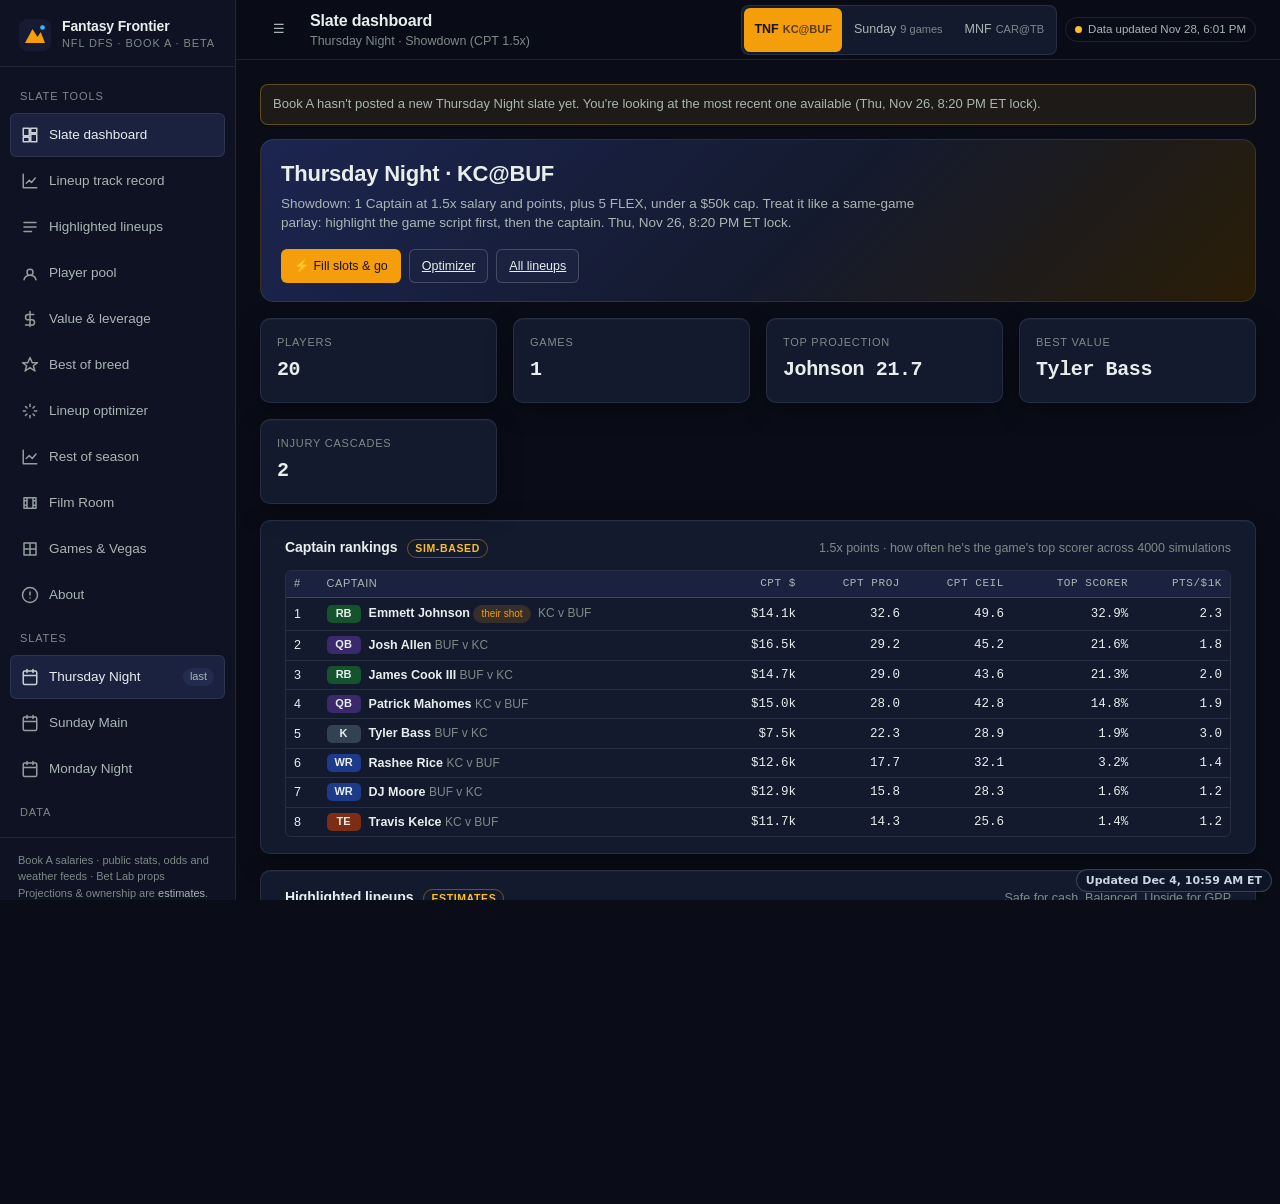
<file: index.html>
<!doctype html>
<html lang="en"><head><meta charset="utf-8"><script src="https://sportslabshq.com/sl/ds.js?v=1"></script><meta name="viewport" content="width=device-width,initial-scale=1,viewport-fit=cover">
<title>Fantasy Frontier · NFL DFS Lab — Sports Labs</title>
<meta name="description" content="Fantasy Frontier: NFL daily fantasy (salary-based) projections, value plays, leverage and a lineup optimizer for Thursday, Sunday and Monday slates.">
<meta name="theme-color" content="#0b1020">
<link rel="icon" href="data:image/svg+xml,%3Csvg xmlns='http://www.w3.org/2000/svg' viewBox='0 0 34 34'%3E%3Crect x='1' y='1' width='32' height='32' rx='8' fill='%23161b33'/%3E%3Cpath d='M8 25l7-14 5 8 3-5 4 11z' fill='%23f59e0b'/%3E%3C/svg%3E">
<link rel="stylesheet" href="style.css"><link rel="stylesheet" href="frontier.css?v=20261024viz">
<script src="https://sportslabshq.com/sl/sl.js?v=12" defer></script>
<script src="/sl-neutral.js?v=2" defer></script></head><body><div class="app" id="app"></div><div class="scrim" id="scrim"></div>
<script src="assets/solver.js"></script><script src="app.js?v=20261115et"></script><div class="sl-credit" style="clear:both;text-align:center;font-size:12px;opacity:.6;padding:18px 12px 22px;line-height:1.5">Fantasy Frontier · A <a href="https://sportslabshq.com/" style="color:inherit;text-decoration:underline">Sports Labs</a> Product · © 2026 Sports Labs · <a href="#" data-lead="contact" style="color:inherit;text-decoration:underline">Contact</a> · <a href="#" data-lead="support" style="color:inherit;text-decoration:underline">Support</a></div>
<script src="https://sportslabshq.com/js/leads-config.js"></script><script src="https://sportslabshq.com/js/leads.js" data-product="Fantasy Frontier" data-float="1"></script><script>/*last-updated*/(async()=>{let t=null;for(const u of["data/meta.json",location.pathname]){try{const r=await fetch(u+"?lu="+Date.now(),{method:"HEAD",cache:"no-store"});if(r.ok&&r.headers.get("last-modified")){t=new Date(r.headers.get("last-modified"));break}}catch(e){}}if(!t)return;const d=document.createElement("div");d.textContent="Updated "+t.toLocaleString("en-US",{timeZone:"America/New_York",month:"short",day:"numeric",hour:"numeric",minute:"2-digit"})+" ET";d.style.cssText="position:fixed;right:8px;bottom:8px;z-index:50;background:rgba(15,23,42,.85);color:#cbd5e1;font:600 11px system-ui;padding:4px 9px;border-radius:99px;border:1px solid rgba(148,163,184,.3);pointer-events:none";document.body.appendChild(d)})();</script><script src="https://sportslabshq.com/sl/sl-sports.js?v=2" data-auto defer></script></body></html>
</file>
<file: style.css>
:root {
  --bg: #0a1314; --bg-2: #0f1c1d; --surface: #132424; --surface-2: #183030; --surface-3: #1f3b3a;
  --border: rgba(165, 172, 175, 0.14); --border-strong: rgba(165, 172, 175, 0.3);
  --text: #e7eeec; --text-2: #aab6b3; --text-3: #7d8a87;
  --brand: #004c54; --brand-2: #0a6d78; --accent: #2cc1b0; --accent-ink: #052321;
  --pos: #5ed26a; --neg: #ff6b6b; --warn: #f5b942; --silver: #a5acaf;
  --radius: 10px; --radius-sm: 6px; --shadow: 0 1px 0 rgba(255,255,255,0.03) inset, 0 8px 24px rgba(0,0,0,0.35);
  --font: 'IBM Plex Sans', -apple-system, BlinkMacSystemFont, 'Segoe UI', Roboto, Helvetica, Arial, sans-serif;
  --mono: 'IBM Plex Mono', ui-monospace, SFMono-Regular, Menlo, Consolas, monospace;
  --sidebar-w: 236px; --header-h: 60px;
  --t-xs: 11px; --t-sm: 12.5px; --t-base: 14px; --t-md: 16px; --t-lg: 20px; --t-xl: 28px; --t-2xl: 36px;
  --s-1: 4px; --s-2: 8px; --s-3: 12px; --s-4: 16px; --s-5: 24px; --s-6: 32px; --s-7: 48px;
  color-scheme: dark;
}
* { box-sizing: border-box; }
html, body { height: 100%; margin: 0; max-width: 100vw; overflow-x: hidden; }
body { background: var(--bg); color: var(--text); font-family: var(--font); font-size: var(--t-base); line-height: 1.45; -webkit-font-smoothing: antialiased; overflow: hidden; }
button, input, select, textarea { font: inherit; color: inherit; }
button { cursor: pointer; }
a { color: var(--accent); }
.num, td.num, .kpi-value, .stat-value, .mono { font-family: var(--mono); font-variant-numeric: tabular-nums lining-nums; }
.sr-only { position: absolute; width: 1px; height: 1px; padding: 0; margin: -1px; overflow: hidden; clip: rect(0,0,0,0); white-space: nowrap; border: 0; }
:focus-visible { outline: 2px solid var(--accent); outline-offset: 2px; }

/* Layout */
.app { display: grid; grid-template-columns: var(--sidebar-w) 1fr; grid-template-rows: var(--header-h) 1fr; height: 100dvh; }
.sidebar { grid-row: 1 / -1; background: var(--bg-2); border-right: 1px solid var(--border); display: flex; flex-direction: column; overflow-y: auto; overscroll-behavior: contain; }
.header { grid-column: 2; position: sticky; top: 0; z-index: 10; display: flex; align-items: center; gap: var(--s-3); padding: 0 var(--s-5); background: rgba(10,19,20,0.85); backdrop-filter: blur(8px); border-bottom: 1px solid var(--border); }
.main { grid-column: 2; overflow-y: auto; overflow-x: hidden; overscroll-behavior: contain; padding: var(--s-5); scroll-behavior: smooth; min-width: 0; }
.main:focus { outline: none; }

.brand { display: flex; align-items: center; gap: 10px; padding: 18px 18px 14px; border-bottom: 1px solid var(--border); }
.brand svg { flex: none; }
.brand-name { font-weight: 600; font-size: var(--t-base); letter-spacing: -0.01em; line-height: 1.15; }
.brand-sub { font-size: var(--t-xs); color: var(--text-3); text-transform: uppercase; letter-spacing: 0.08em; margin-top: 2px; }
.nav { padding: 10px; display: flex; flex-direction: column; gap: 2px; }
.nav-label { font-size: var(--t-xs); color: var(--text-3); text-transform: uppercase; letter-spacing: 0.08em; padding: 12px 10px 6px; }
.nav-btn { display: flex; align-items: center; gap: 10px; width: 100%; text-align: left; padding: 9px 10px; border-radius: var(--radius-sm); border: 1px solid transparent; background: transparent; color: var(--text-2); font-size: 13.5px; transition: background .15s, color .15s; }
.nav-btn:hover { background: var(--surface); color: var(--text); }
.nav-btn[aria-current="page"] { background: var(--surface-2); color: var(--text); border-color: var(--border); }
.nav-btn .ico { width: 18px; height: 18px; flex: none; opacity: .85; }
.nav-btn .badge { margin-left: auto; font-size: var(--t-xs); background: var(--surface-3); color: var(--text-2); border-radius: 999px; padding: 1px 7px; }
.nav-btn .badge.bad { background: rgba(255,107,107,.18); color: var(--neg); }
.nav-btn .badge.ok { background: rgba(94,210,106,.15); color: var(--pos); }
.sidebar-foot { margin-top: auto; padding: 14px 18px; border-top: 1px solid var(--border); font-size: var(--t-xs); color: var(--text-3); line-height: 1.5; }
.sidebar-foot b { color: var(--text-2); font-weight: 500; }

.header > div { min-width: 0; }
.header h1 { font-size: var(--t-md); font-weight: 600; margin: 0; letter-spacing: -0.01em; white-space: nowrap; overflow: hidden; text-overflow: ellipsis; }
.scenario-select { display: none; }
.header .crumb { color: var(--text-3); font-size: var(--t-sm); }
.header-actions { margin-left: auto; display: flex; align-items: center; gap: 8px; }
.menu-btn { display: none; }
.save-state { font-size: var(--t-xs); color: var(--text-3); display: flex; align-items: center; gap: 6px; white-space: nowrap; }
.save-state .dot { width: 7px; height: 7px; border-radius: 50%; background: var(--pos); }
.save-state.dirty .dot { background: var(--warn); }
.save-state.error .dot { background: var(--neg); }

/* Scenario switcher */
.seg { display: inline-flex; background: var(--surface); border: 1px solid var(--border); border-radius: var(--radius-sm); padding: 2px; }
.seg button { padding: 5px 11px; font-size: var(--t-sm); border: 0; background: transparent; color: var(--text-2); border-radius: 4px; }
.seg button[aria-pressed="true"] { background: var(--brand-2); color: #fff; }
.seg button:hover:not([aria-pressed="true"]) { color: var(--text); }

/* Buttons */
.btn { display: inline-flex; align-items: center; gap: 6px; padding: 7px 12px; border-radius: var(--radius-sm); border: 1px solid var(--border-strong); background: var(--surface-2); color: var(--text); font-size: var(--t-sm); font-weight: 500; transition: background .15s, border-color .15s; white-space: nowrap; }
.btn:hover { background: var(--surface-3); }
.btn.primary { background: var(--accent); color: var(--accent-ink); border-color: transparent; }
.btn.primary:hover { filter: brightness(1.08); }
.btn.danger { color: var(--neg); border-color: rgba(255,107,107,.35); }
.btn.danger:hover { background: rgba(255,107,107,.1); }
.btn.sm { padding: 4px 9px; font-size: var(--t-xs); }
.btn.ghost { background: transparent; border-color: transparent; color: var(--text-2); }
.btn.ghost:hover { background: var(--surface); color: var(--text); }
.btn:disabled { opacity: .5; cursor: not-allowed; }

/* Cards */
.grid { display: grid; gap: var(--s-4); }
.grid.kpis { grid-template-columns: repeat(auto-fit, minmax(min(190px, 100%), 1fr)); }
.grid > * { min-width: 0; }
.stats.two { grid-template-columns: repeat(2, minmax(0, 1fr)); }
.grid.two { grid-template-columns: 1fr 1fr; }
.grid.three { grid-template-columns: repeat(3, 1fr); }
.grid.sidebar-right { grid-template-columns: minmax(0, 1.6fr) minmax(300px, 1fr); }
.card { background: var(--surface); border: 1px solid var(--border); border-radius: var(--radius); padding: var(--s-4) var(--s-5); box-shadow: var(--shadow); min-width: 0; }
.card.tight { padding: var(--s-3) var(--s-4); }
.card-head { display: flex; align-items: baseline; justify-content: space-between; gap: var(--s-3); margin-bottom: var(--s-3); flex-wrap: wrap; }
.card-head h2 { font-size: var(--t-base); font-weight: 600; margin: 0; letter-spacing: -0.005em; }
.card-head .sub { color: var(--text-3); font-size: var(--t-sm); }
.section-title { font-size: var(--t-lg); font-weight: 600; margin: 0 0 4px; letter-spacing: -0.015em; }
.section-sub { color: var(--text-2); font-size: var(--t-sm); margin: 0 0 var(--s-5); max-width: 70ch; }
.stack { display: flex; flex-direction: column; gap: var(--s-4); }

.kpi { padding: var(--s-4); }
.kpi-label { font-size: var(--t-xs); color: var(--text-3); text-transform: uppercase; letter-spacing: 0.07em; }
.kpi-value { font-size: var(--t-xl); font-weight: 600; margin: 4px 0 2px; letter-spacing: -0.02em; transition: color .3s; }
.kpi-value.pos { color: var(--pos); } .kpi-value.neg { color: var(--neg); } .kpi-value.warn { color: var(--warn); }
.kpi-delta { font-size: var(--t-sm); color: var(--text-2); display: flex; gap: 6px; align-items: center; flex-wrap: wrap; }
.kpi-delta .arrow { font-weight: 600; }
.kpi-delta.pos .arrow { color: var(--pos); } .kpi-delta.neg .arrow { color: var(--neg); }

/* Alerts */
.alerts { display: flex; flex-direction: column; gap: 8px; }
.alert { display: grid; grid-template-columns: 10px 1fr; gap: 10px; padding: 10px 12px; border-radius: var(--radius-sm); border: 1px solid var(--border); background: var(--bg-2); font-size: var(--t-sm); align-items: start; }
.alert .bar { width: 4px; height: 100%; min-height: 28px; border-radius: 2px; margin-top: 2px; }
.alert.critical .bar { background: var(--neg); } .alert.warn .bar { background: var(--warn); } .alert.ok .bar { background: var(--pos); }
.alert b { font-weight: 600; display: block; margin-bottom: 1px; }
.alert span { color: var(--text-2); }

/* Tables */
.table-wrap { overflow-x: auto; border: 1px solid var(--border); border-radius: var(--radius-sm); -webkit-overflow-scrolling: touch; }
table { width: 100%; border-collapse: collapse; font-size: var(--t-sm); }
thead th { position: sticky; top: 0; z-index: 1; background: var(--surface-2); color: var(--text-2); font-weight: 500; text-align: left; padding: 9px 10px; border-bottom: 1px solid var(--border-strong); white-space: nowrap; font-size: var(--t-xs); text-transform: uppercase; letter-spacing: .05em; }
thead th.num, td.num { text-align: right; }
thead th[data-sort] { cursor: pointer; user-select: none; }
thead th[data-sort]:hover { color: var(--text); }
thead th .sort-ind { opacity: .6; margin-left: 3px; }
tbody td { padding: 8px 10px; border-bottom: 1px solid var(--border); vertical-align: middle; }
tbody tr:last-child td { border-bottom: 0; }
tbody tr:hover td { background: rgba(255,255,255,0.025); }
tbody tr.selected td { background: rgba(44,193,176,0.08); }
tfoot td { padding: 9px 10px; font-weight: 600; background: var(--surface-2); border-top: 1px solid var(--border-strong); }
td.pos { color: var(--pos); } td.neg { color: var(--neg); } td.muted { color: var(--text-3); }
.tag { display: inline-block; padding: 1px 7px; border-radius: 999px; font-size: var(--t-xs); background: var(--surface-3); color: var(--text-2); border: 1px solid var(--border); white-space: nowrap; }
.tag.v { color: var(--pos); border-color: rgba(94,210,106,.3); } .tag.d { color: var(--warn); border-color: rgba(245,185,66,.3); } .tag.e { color: var(--silver); }
.tag.hi { color: var(--pos); } .tag.med { color: var(--warn); } .tag.low { color: var(--text-3); }
.tag.crit { color: var(--neg); border-color: rgba(255,107,107,.3); }
.sticky-col th:first-child, .sticky-col td:first-child { position: sticky; left: 0; background: var(--surface); z-index: 2; }
.sticky-col thead th:first-child { z-index: 3; background: var(--surface-2); }

/* Controls */
.control { display: grid; grid-template-columns: 1fr auto; gap: 4px 12px; align-items: center; padding: 10px 0; border-bottom: 1px solid var(--border); }
.control:last-child { border-bottom: 0; }
.control label { font-size: var(--t-sm); color: var(--text); }
.control .hint { grid-column: 1; font-size: var(--t-xs); color: var(--text-3); }
.control .val { font-family: var(--mono); font-size: var(--t-sm); color: var(--accent); text-align: right; min-width: 72px; }
.control input[type=range] { grid-column: 1 / -1; width: 100%; }
input[type=range] { -webkit-appearance: none; appearance: none; height: 22px; background: transparent; margin: 0; }
input[type=range]::-webkit-slider-runnable-track { height: 4px; background: var(--surface-3); border-radius: 2px; }
input[type=range]::-moz-range-track { height: 4px; background: var(--surface-3); border-radius: 2px; }
input[type=range]::-webkit-slider-thumb { -webkit-appearance: none; width: 18px; height: 18px; margin-top: -7px; border-radius: 50%; background: var(--accent); border: 2px solid var(--bg); box-shadow: 0 0 0 1px var(--accent); }
input[type=range]::-moz-range-thumb { width: 16px; height: 16px; border-radius: 50%; background: var(--accent); border: 2px solid var(--bg); }
input[type=range]:disabled::-webkit-slider-thumb { background: var(--text-3); box-shadow: none; }
select, input[type=text], input[type=number], textarea { background: var(--bg-2); border: 1px solid var(--border-strong); border-radius: var(--radius-sm); padding: 7px 10px; font-size: var(--t-sm); color: var(--text); min-width: 0; }
select:focus, input:focus, textarea:focus { border-color: var(--accent); outline: none; }
textarea { width: 100%; min-height: 110px; resize: vertical; line-height: 1.5; }
.check { display: flex; align-items: center; gap: 8px; cursor: pointer; }
.check input { width: 16px; height: 16px; accent-color: var(--accent); margin: 0; }
.toggle-group { display: inline-flex; gap: 0; border: 1px solid var(--border-strong); border-radius: var(--radius-sm); overflow: hidden; }
.toggle-group button { padding: 4px 9px; border: 0; background: transparent; color: var(--text-2); font-size: var(--t-xs); white-space: nowrap; }
.toggle-group button[aria-pressed="true"] { background: var(--brand-2); color: #fff; }
.field { display: flex; flex-direction: column; gap: 4px; }
.field > span { font-size: var(--t-xs); color: var(--text-3); text-transform: uppercase; letter-spacing: .06em; }
.field .toggle-group { align-self: flex-start; }
.row { display: flex; gap: var(--s-3); align-items: center; flex-wrap: wrap; }
.row.between { justify-content: space-between; }
.stats { display: grid; grid-template-columns: repeat(auto-fit, minmax(130px, 1fr)); gap: var(--s-3); }
.stat { background: var(--bg-2); border: 1px solid var(--border); border-radius: var(--radius-sm); padding: 10px 12px; }
.stat-label { font-size: var(--t-xs); color: var(--text-3); text-transform: uppercase; letter-spacing: .06em; }
.stat-value { font-size: var(--t-lg); font-weight: 600; margin-top: 2px; }
.stat-value.pos { color: var(--pos); } .stat-value.neg { color: var(--neg); } .stat-value.warn { color: var(--warn); }
.stat-sub { font-size: var(--t-xs); color: var(--text-3); margin-top: 2px; }
.big-number { font-size: var(--t-2xl); font-weight: 600; letter-spacing: -0.025em; line-height: 1.05; }
.big-number.pos { color: var(--pos); } .big-number.neg { color: var(--neg); } .big-number.warn { color: var(--warn); }
.progress { height: 8px; background: var(--surface-3); border-radius: 4px; overflow: hidden; }
.progress > div { height: 100%; background: var(--accent); border-radius: 4px; transition: width .3s ease; }
.progress.neg > div { background: var(--neg); }
.progress.ok > div { background: var(--pos); }

/* Tabs */
.tabs { display: flex; gap: 2px; border-bottom: 1px solid var(--border); margin-bottom: var(--s-4); overflow-x: auto; scrollbar-width: none; }
.tabs::-webkit-scrollbar { display: none; }
.tabs button { padding: 8px 14px; border: 0; border-bottom: 2px solid transparent; background: transparent; color: var(--text-2); font-size: var(--t-sm); white-space: nowrap; margin-bottom: -1px; }
.tabs button[aria-selected="true"] { color: var(--text); border-bottom-color: var(--accent); }
.tabs button:hover { color: var(--text); }

/* Charts */
.chart { width: 100%; height: auto; display: block; overflow: visible; }
.chart text { font-family: var(--mono); font-size: 11px; fill: var(--text-3); }
.chart .axis line, .chart .grid line { stroke: var(--border); }
.chart .zero { stroke: var(--text-3); stroke-dasharray: 3 3; }
.chart .label { fill: var(--text-2); font-family: var(--font); }
.chart .bar { transition: height .35s ease, y .35s ease, width .35s ease, x .35s ease; }
.chart .bar:hover { filter: brightness(1.2); }
.legend { display: flex; gap: 14px; flex-wrap: wrap; font-size: var(--t-xs); color: var(--text-2); margin-top: 8px; }
.legend i { display: inline-block; width: 10px; height: 10px; border-radius: 2px; margin-right: 5px; vertical-align: -1px; }
.chart-tip { position: fixed; pointer-events: none; z-index: 50; background: var(--surface-3); border: 1px solid var(--border-strong); border-radius: var(--radius-sm); padding: 6px 9px; font-size: var(--t-xs); font-family: var(--mono); color: var(--text); box-shadow: 0 6px 20px rgba(0,0,0,.4); display: none; white-space: nowrap; }

/* Prospect cards */
.cards { display: grid; grid-template-columns: repeat(auto-fill, minmax(230px, 1fr)); gap: var(--s-3); }
.pcard { background: var(--bg-2); border: 1px solid var(--border); border-radius: var(--radius-sm); padding: 12px; display: flex; flex-direction: column; gap: 6px; transition: border-color .15s; }
.pcard.on { border-color: var(--accent); background: rgba(44,193,176,0.06); }
.pcard .name { font-weight: 600; font-size: var(--t-base); }
.pcard .meta { font-size: var(--t-xs); color: var(--text-3); }
.pcard .need { font-size: var(--t-xs); color: var(--text-2); }
.pcard .foot { display: flex; justify-content: space-between; align-items: center; margin-top: 4px; }
.grade { font-family: var(--mono); font-weight: 600; color: var(--accent); }
.empty { padding: var(--s-6) var(--s-4); text-align: center; color: var(--text-3); font-size: var(--t-sm); border: 1px dashed var(--border-strong); border-radius: var(--radius-sm); }
.empty b { color: var(--text-2); display: block; margin-bottom: 4px; font-weight: 500; }

/* Toasts / modal */
.toasts { position: fixed; bottom: 20px; right: 20px; display: flex; flex-direction: column; gap: 8px; z-index: 100; max-width: min(380px, calc(100vw - 40px)); }
.toast { background: var(--surface-3); border: 1px solid var(--border-strong); border-left: 3px solid var(--accent); border-radius: var(--radius-sm); padding: 10px 14px; font-size: var(--t-sm); box-shadow: 0 10px 30px rgba(0,0,0,.45); animation: toast-in .2s ease; }
.toast.error { border-left-color: var(--neg); } .toast.warn { border-left-color: var(--warn); } .toast.ok { border-left-color: var(--pos); }
@keyframes toast-in { from { transform: translateY(8px); opacity: 0; } to { transform: none; opacity: 1; } }
.modal-bg { position: fixed; inset: 0; background: rgba(0,0,0,.6); display: none; align-items: center; justify-content: center; z-index: 90; padding: 20px; }
.modal-bg.open { display: flex; }
.modal { background: var(--surface); border: 1px solid var(--border-strong); border-radius: var(--radius); padding: var(--s-5); width: min(520px, 100%); max-height: 90dvh; overflow: auto; box-shadow: 0 20px 60px rgba(0,0,0,.5); }
.modal h3 { margin: 0 0 8px; font-size: var(--t-md); }
.modal p { color: var(--text-2); font-size: var(--t-sm); margin: 0 0 var(--s-4); }
.modal .actions { display: flex; justify-content: flex-end; gap: 8px; margin-top: var(--s-4); }
kbd { font-family: var(--mono); font-size: var(--t-xs); background: var(--bg-2); border: 1px solid var(--border-strong); border-bottom-width: 2px; border-radius: 4px; padding: 1px 6px; }
.shortcuts { display: grid; grid-template-columns: auto 1fr; gap: 8px 16px; font-size: var(--t-sm); color: var(--text-2); }

/* QA */
.qa-list { display: flex; flex-direction: column; gap: 4px; font-family: var(--mono); font-size: var(--t-xs); }
.qa-item { display: grid; grid-template-columns: 54px 1fr auto; gap: 10px; padding: 6px 10px; border-radius: 4px; background: var(--bg-2); border: 1px solid var(--border); align-items: center; }
.qa-item .st { font-weight: 600; } .qa-item.pass .st { color: var(--pos); } .qa-item.fail .st { color: var(--neg); }
.qa-item .err { grid-column: 2 / -1; color: var(--neg); white-space: pre-wrap; }
.qa-item .ms { color: var(--text-3); }
.qa-group { font-size: var(--t-xs); color: var(--text-3); text-transform: uppercase; letter-spacing: .07em; margin: 12px 0 6px; }
.log { font-family: var(--mono); font-size: var(--t-xs); color: var(--text-2); background: var(--bg-2); border: 1px solid var(--border); border-radius: var(--radius-sm); padding: 10px; max-height: 240px; overflow: auto; white-space: pre-wrap; }

.hidden { display: none !important; }
.muted { color: var(--text-3); }
.small { font-size: var(--t-xs); }
.right { text-align: right; }
hr.sep { border: 0; border-top: 1px solid var(--border); margin: var(--s-4) 0; }
.waterfall-row { display: grid; grid-template-columns: 1fr auto; gap: 12px; padding: 6px 0; border-bottom: 1px solid var(--border); font-size: var(--t-sm); }
.waterfall-row:last-child { border-bottom: 0; }
.waterfall-row.total { font-weight: 600; border-top: 1px solid var(--border-strong); margin-top: 4px; padding-top: 10px; }
.waterfall-row .num { color: var(--text); }
.waterfall-row .num.pos { color: var(--pos); } .waterfall-row .num.neg { color: var(--neg); }
.waterfall-row .lbl span { color: var(--text-3); font-size: var(--t-xs); margin-left: 6px; }
.scenario-card { display: flex; align-items: center; justify-content: space-between; gap: 10px; padding: 10px 12px; background: var(--bg-2); border: 1px solid var(--border); border-radius: var(--radius-sm); }
.scenario-card .nm { font-weight: 600; } .scenario-card .dt { font-size: var(--t-xs); color: var(--text-3); }
.scenario-card .acts { display: flex; gap: 6px; flex-wrap: wrap; }
.offline-banner { display: none; background: rgba(245,185,66,.12); color: var(--warn); font-size: var(--t-xs); padding: 4px 10px; border-radius: 4px; }
body.offline .offline-banner { display: inline-block; }

/* Mobile */
.scrim { position: fixed; inset: 0; background: rgba(0,0,0,.5); z-index: 19; display: none; }
@media (max-width: 960px) {
  .app { grid-template-columns: 1fr; }
  .sidebar { position: fixed; inset: 0 auto 0 0; width: min(84vw, 300px); z-index: 20; transform: translateX(-100%); transition: transform .22s ease; box-shadow: 0 0 40px rgba(0,0,0,.5); }
  body.sidebar-open .sidebar { transform: none; }
  body.sidebar-open .scrim { display: block; }
  .header, .main { grid-column: 1; }
  .header { padding: 0 var(--s-3); gap: 8px; overflow: hidden; }
  .menu-btn { display: inline-flex; padding: 6px; }
  #scenarioSeg { display: none; }
  .scenario-select { display: inline-block; max-width: 120px; padding: 6px 8px; font-size: var(--t-xs); }
  .header-actions { gap: 6px; }
  .grid.kpis { grid-template-columns: repeat(2, minmax(0, 1fr)); }
  .stats { grid-template-columns: repeat(2, minmax(0, 1fr)); }
  .cards { grid-template-columns: 1fr; }
  .sidebar-foot { padding-bottom: 24px; }
  .sidebar { width: min(80vw, 300px); }
  .table-wrap td, .table-wrap th { white-space: nowrap; }
  .table-wrap td .small { white-space: normal; max-width: 160px; }
  .chart text { font-size: 19px; }
  .check input, input[type=checkbox] { width: 20px; height: 20px; }
  .toggle-group button, .btn.sm { padding: 7px 10px; }
  .control input[type=range] { height: 30px; }
  input[type=range]::-webkit-slider-thumb { width: 24px; height: 24px; margin-top: -10px; }
  .main { padding: var(--s-4); padding-bottom: 80px; }
  .grid.two, .grid.three, .grid.sidebar-right { grid-template-columns: 1fr; }
  .header h1 { font-size: var(--t-base); }
  .header .crumb { display: none; }
  .save-state span.txt { display: none; }
  .seg button { padding: 5px 8px; font-size: var(--t-xs); }
  .kpi-value { font-size: 24px; }
  .big-number { font-size: 30px; }
  .card { padding: var(--s-4); }
  .control { grid-template-columns: 1fr auto; }
  .toasts { bottom: 16px; left: 16px; right: 16px; max-width: none; }
  .header-actions .hide-m { display: none; }
}
@media (max-width: 480px) {
  .grid.kpis { grid-template-columns: 1fr 1fr; }
  .kpi-value { font-size: 20px; }
  .cards { grid-template-columns: 1fr; }
}
@media (prefers-reduced-motion: reduce) { * { transition: none !important; animation: none !important; } }
@media print {
  body { overflow: visible; background: #fff; color: #000; }
  .app { display: block; height: auto; }
  .sidebar, .header-actions, .menu-btn, .toasts, .modal-bg, .tabs, .btn, input[type=range], .scrim { display: none !important; }
  .header { position: static; background: none; border: 0; }
  .main { overflow: visible; padding: 0; }
  .card { break-inside: avoid; border-color: #ccc; box-shadow: none; background: #fff; }
  :root { --text: #000; --text-2: #333; --text-3: #555; --surface: #fff; --surface-2: #f3f3f3; --bg-2: #fafafa; --border: #ddd; }
  .chart text { fill: #333; }
}

/* ===================== Franchise layer ===================== */
:root { --display: 'Barlow Condensed', 'Arial Narrow', Impact, 'IBM Plex Sans', sans-serif; }
.fm-hero { position: relative; overflow: hidden; border-radius: 14px; border: 1px solid var(--border-strong); background: linear-gradient(120deg, var(--team, #004c54) 0%, #0e2a2d 55%, var(--surface) 100%); padding: 22px 24px; display: grid; grid-template-columns: 1.3fr 1fr; gap: 20px; margin-bottom: 16px; box-shadow: var(--shadow); }
.fm-hero::after { content: ''; position: absolute; inset: 0; background: repeating-linear-gradient(90deg, rgba(255,255,255,0.025) 0 1px, transparent 1px 48px); pointer-events: none; }
.fm-hero-main { display: flex; gap: 18px; align-items: center; position: relative; z-index: 1; min-width: 0; }
.fm-crest { flex: none; width: 76px; height: 76px; border-radius: 18px; background: rgba(0,0,0,0.25); display: grid; place-items: center; border: 1px solid rgba(255,255,255,0.12); }
.fm-kicker { font-size: var(--t-xs); text-transform: uppercase; letter-spacing: 0.14em; color: rgba(255,255,255,0.7); }
.fm-team { font-family: var(--display); font-weight: 800; font-size: clamp(30px, 4vw, 46px); line-height: 0.95; margin: 4px 0 6px; text-transform: uppercase; letter-spacing: 0.01em; color: #fff; }
.fm-team span { color: var(--silver); }
.fm-line { color: rgba(255,255,255,0.9); display: flex; gap: 6px; align-items: center; flex-wrap: wrap; }
.fm-line .tag { background: rgba(0,0,0,0.3); }
.fm-hero-stats { position: relative; z-index: 1; display: grid; grid-template-columns: repeat(4, 1fr); gap: 8px; align-content: center; }
.hstat { background: rgba(0,0,0,0.28); border: 1px solid rgba(255,255,255,0.08); border-radius: 10px; padding: 9px 11px; min-width: 0; }
.hstat span { display: block; font-size: 10.5px; text-transform: uppercase; letter-spacing: 0.08em; color: rgba(255,255,255,0.6); white-space: nowrap; overflow: hidden; text-overflow: ellipsis; }
.hstat b { display: block; font-family: var(--display); font-weight: 700; font-size: 24px; line-height: 1.1; margin-top: 2px; color: #fff; }
.hstat b small { font-size: 14px; color: rgba(255,255,255,0.6); font-weight: 600; }
.hstat b.pos { color: var(--pos); } .hstat b.neg { color: var(--neg); } .hstat b.warn { color: var(--warn); }
.fm-tiles { display: grid; grid-template-columns: repeat(6, 1fr); gap: 10px; margin-bottom: 16px; }
.tile { display: flex; flex-direction: column; align-items: flex-start; gap: 4px; text-align: left; padding: 14px; border-radius: 12px; border: 1px solid var(--border); background: var(--surface); color: var(--text); transition: transform .15s, border-color .15s, background .15s; min-width: 0; }
.tile:hover { transform: translateY(-2px); border-color: var(--accent); background: var(--surface-2); }
.tile-ico { color: var(--accent); } .tile-ico .ico { width: 22px; height: 22px; }
.tile-title { font-family: var(--display); font-weight: 700; font-size: 19px; text-transform: uppercase; letter-spacing: 0.03em; }
.tile-kpi { font-family: var(--mono); font-size: var(--t-md); font-weight: 600; color: var(--accent); }
.tile-sub { font-size: var(--t-xs); color: var(--text-3); line-height: 1.35; }
.needs { display: flex; flex-direction: column; gap: 8px; }
.need-row { display: grid; grid-template-columns: 44px 1fr 34px 70px minmax(0, 1.4fr); gap: 10px; align-items: center; }
.need-pos { font-family: var(--display); font-weight: 700; font-size: 17px; letter-spacing: 0.04em; }
.need-bar { height: 10px; border-radius: 999px; background: var(--surface-3); overflow: hidden; }
.need-fill { height: 100%; border-radius: 999px; background: var(--text-3); transition: width .3s; }
.need-fill.crit { background: var(--neg); } .need-fill.med { background: var(--warn); } .need-fill.hi { background: var(--accent); } .need-fill.low { background: var(--text-3); }
.need-score { text-align: right; font-weight: 600; }
.need-why { white-space: nowrap; overflow: hidden; text-overflow: ellipsis; }
.wire { display: flex; flex-direction: column; gap: 6px; }
.wire-row { display: grid; grid-template-columns: auto auto 1fr; gap: 10px; align-items: start; padding: 8px 0; border-top: 1px solid var(--border); font-size: var(--t-sm); }
.wire-row:first-child { border-top: 0; }
.wire-row .tag { white-space: nowrap; }
.wire-date { color: var(--text-3); font-size: var(--t-xs); padding-top: 2px; }
.mkt { display: inline-grid; place-items: center; min-width: 36px; height: 30px; padding: 0 6px; clip-path: polygon(25% 0, 75% 0, 100% 50%, 75% 100%, 25% 100%, 0 50%); background: var(--surface-3); color: var(--text); font-family: var(--display); font-weight: 800; font-size: 17px; flex: none; }
.ps { display:inline-flex; flex-direction:column; align-items:center; justify-content:center; min-width:46px; height:38px; padding:0 6px; border-radius:9px; background:var(--surface-3); color:var(--text); font-family:var(--display); font-weight:800; font-size:16px; line-height:1; flex:none; border:1px solid transparent }
.ps small { font:600 9px/1 system-ui,sans-serif; opacity:.8; margin-top:3px; letter-spacing:.02em }
.ps.t1 { background:var(--accent); color:var(--accent-ink) } .ps.t2 { background:var(--brand-2); color:#fff } .ps.na { opacity:.6 }
.pcard2.compact .ps { height:30px; min-width:40px; font-size:14px }
.tier-grid { display:grid; grid-template-columns:repeat(auto-fit,minmax(260px,1fr)); gap:14px }
.tier-col h3 { margin:0 0 2px; font-family:var(--display) } .pz-row { display:flex; align-items:center; gap:10px; padding:8px 0; border-top:1px solid var(--line, rgba(255,255,255,.08)) }
.pz-row .grow { flex:1; min-width:0 } .pz-bar { height:6px; border-radius:4px; background:var(--surface-3); overflow:hidden; margin-top:4px } .pz-bar i { display:block; height:100%; background:var(--accent) }
.sl-mark { display:inline-flex; align-items:center; gap:6px; margin-top:8px; font:700 11px/1 system-ui,sans-serif; letter-spacing:.08em; text-transform:uppercase; color:#cfd8dc; text-decoration:none; opacity:.85 } .sl-mark:hover { opacity:1 }
.mkt.solid { background: var(--brand-2); color: #fff; } .mkt.elite { background: var(--accent); color: var(--accent-ink); }
.pcard2 { display: grid; grid-template-columns: 36px 1fr auto; gap: 10px; align-items: center; width: 100%; text-align: left; padding: 8px; border-radius: 10px; border: 1px solid var(--border); background: var(--surface-2); color: var(--text); margin-top: 6px; transition: border-color .15s, background .15s; }
.pcard2:hover { border-color: var(--accent); background: var(--surface-3); }
.pcard2.inj { border-color: rgba(255,107,107,.35); }
.pcard2.compact { padding: 6px 8px; grid-template-columns: 28px 1fr auto; }
.pcard2.compact .avatar { width: 28px; height: 28px; font-size: 11px; }
.pcard2.compact .mkt { height: 24px; min-width: 30px; font-size: 14px; }
.avatar { width: 36px; height: 36px; border-radius: 50%; background: linear-gradient(135deg, var(--brand), var(--brand-2)); color: #fff; display: grid; place-items: center; font-family: var(--display); font-weight: 700; font-size: 13px; letter-spacing: 0.04em; }
.pinfo { min-width: 0; display: flex; flex-direction: column; gap: 1px; }
.pname { font-weight: 600; white-space: nowrap; overflow: hidden; text-overflow: ellipsis; }
.pmeta { font-size: var(--t-xs); color: var(--text-3); white-space: nowrap; overflow: hidden; text-overflow: ellipsis; }
.ptags { display: flex; gap: 4px; flex-wrap: wrap; margin-top: 3px; }
.ptags .tag { font-size: 10px; padding: 0 6px; }
.depth-grid { display: grid; grid-template-columns: repeat(auto-fill, minmax(250px, 1fr)); gap: 12px; }
.depth-col { padding: 12px; }
.depth-head { display: flex; justify-content: space-between; align-items: center; gap: 8px; margin-bottom: 6px; }
.depth-pos { font-family: var(--display); font-weight: 800; font-size: 24px; letter-spacing: 0.04em; line-height: 1; }
.depth-label { font-size: 10.5px; text-transform: uppercase; letter-spacing: 0.1em; color: var(--text-3); margin: 10px 0 2px; }
.empty.small { padding: 10px; border: 1px dashed var(--border-strong); border-radius: 8px; color: var(--text-3); margin-top: 6px; }
.team-chip { display: inline-flex; align-items: center; gap: 6px; font-weight: 600; font-family: var(--display); font-size: 15px; letter-spacing: 0.04em; }
.team-chip i { width: 12px; height: 12px; border-radius: 3px; background: var(--team, #666); border: 1px solid rgba(255,255,255,0.25); display: inline-block; }
.team-chip.sm { font-size: 13px; } .team-chip.sm i { width: 10px; height: 10px; }
.tm-grid { display: grid; grid-template-columns: 1fr 1.15fr 1fr; gap: 12px; align-items: start; }
.tm-col { padding: 14px; }
.asset-list { display: flex; flex-direction: column; gap: 6px; min-height: 44px; }
.asset { display: grid; grid-template-columns: 1fr auto auto; gap: 8px; align-items: center; padding: 7px 9px; border-radius: 8px; border: 1px solid var(--border); background: var(--surface-2); font-size: var(--t-sm); color: var(--text); text-align: left; width: 100%; }
.asset.add { background: transparent; cursor: pointer; }
.asset.add:hover { border-color: var(--accent); background: var(--surface-2); }
.asset-scroll { display: flex; flex-direction: column; gap: 5px; max-height: 330px; overflow-y: auto; padding-right: 2px; }
.asset-scroll.short { max-height: 190px; }
.vbars { display: flex; flex-direction: column; gap: 8px; margin: 4px 0 12px; }
.vbar { display: grid; grid-template-columns: 84px 1fr 48px; gap: 10px; align-items: center; font-size: var(--t-sm); }
.vtrack { height: 14px; background: var(--surface-3); border-radius: 7px; overflow: hidden; }
.vfill { height: 100%; background: var(--brand-2); transition: width .3s; } .vfill.alt { background: var(--silver); }
.meter { position: relative; height: 28px; border-radius: 14px; background: var(--surface-3); overflow: hidden; border: 1px solid var(--border); }
.meter-fill { height: 100%; transition: width .35s; background: var(--text-3); }
.meter-fill.ok { background: var(--pos); } .meter-fill.warn { background: var(--accent); } .meter-fill.low { background: var(--warn); } .meter-fill.bad { background: var(--neg); }
.meter-txt { position: absolute; inset: 0; display: grid; place-items: center; font-family: var(--display); font-weight: 700; font-size: 16px; letter-spacing: 0.05em; text-transform: uppercase; color: #fff; text-shadow: 0 1px 2px rgba(0,0,0,.6); }
.partner-card { padding: 10px 12px; border-radius: 10px; border: 1px solid var(--border); background: linear-gradient(90deg, color-mix(in srgb, var(--team, #444) 35%, var(--surface)) 0%, var(--surface-2) 100%); }
.link-btn { background: none; border: 0; padding: 0; color: var(--accent); text-decoration: underline; font-size: inherit; cursor: pointer; }
.link-btn:hover { color: #fff; }
table.tight th, table.tight td { padding: 5px 8px; white-space: nowrap; }
.hstat span { font-size: 10px; }
.div-grid { display: grid; grid-template-columns: repeat(auto-fill, minmax(300px, 1fr)); gap: 12px; }
th.sortable { cursor: pointer; user-select: none; } th.sortable:hover { color: var(--text); }
.pcard .rank { display: inline-block; min-width: 26px; text-align: center; background: var(--surface-3); border-radius: 6px; padding: 0 4px; margin-right: 4px; font-size: var(--t-sm); }
tr.total td { border-top: 1px solid var(--border-strong); }
@media (max-width: 1180px) { .fm-tiles { grid-template-columns: repeat(3, 1fr); } .tm-grid { grid-template-columns: 1fr 1fr; } .tm-center { grid-column: 1 / -1; order: -1; } .need-row { grid-template-columns: 44px 1fr 34px 70px; } .need-why { grid-column: 1 / -1; white-space: normal; } }
@media (max-width: 900px) { .fm-hero { grid-template-columns: 1fr; padding: 18px; } .fm-hero-stats { grid-template-columns: repeat(3, 1fr); } }
@media (max-width: 640px) { .fm-tiles { grid-template-columns: repeat(2, 1fr); } .tm-grid { grid-template-columns: 1fr; } .fm-hero-stats { grid-template-columns: repeat(2, 1fr); } .fm-crest { display: none; } .depth-grid { grid-template-columns: 1fr; } .need-row { grid-template-columns: 40px 1fr 30px 64px; gap: 6px; } .vbar { grid-template-columns: 70px 1fr 40px; } .hstat b { font-size: 21px; } }
@media print { .tile:hover { transform: none; } }
</file>
<file: frontier.css>
:root{--bg:#0a0d18;--bg-2:#0e1222;--surface:#141a2e;--surface-2:#1a2240;--surface-3:#232c50;--brand:#1c2550;--brand-2:#2d3a7a;--accent:#f59e0b;--accent-ink:#1b1203;--accent-2:#38bdf8;--pos:#4ade80;--neg:#f87171;--warn:#fbbf24}
.header{background:rgba(10,13,24,.86)}
.sl-mark{display:inline-flex;gap:6px;align-items:center;color:var(--text-3);text-decoration:none;margin-top:6px}
.slate-seg{display:inline-flex;background:var(--surface);border:1px solid var(--border);border-radius:8px;padding:2px;gap:2px}
.slate-seg button{border:0;background:transparent;color:var(--text-2);padding:6px 10px;border-radius:6px;font-size:12.5px;white-space:nowrap}
.slate-seg button[aria-pressed=true]{background:var(--accent);color:var(--accent-ink);font-weight:600}
.slate-seg button .s{opacity:.7;font-size:11px;margin-left:4px}
.est{display:inline-block;font-size:10.5px;letter-spacing:.06em;text-transform:uppercase;color:var(--warn);border:1px solid rgba(251,191,36,.35);border-radius:999px;padding:1px 7px;margin-left:6px;vertical-align:middle}
.note{background:rgba(56,189,248,.08);border:1px solid rgba(56,189,248,.25);color:var(--text-2);border-radius:8px;padding:10px 12px;font-size:13px;margin-bottom:14px}
.note.warn{background:rgba(251,191,36,.08);border-color:rgba(251,191,36,.3)}
.badge-upd{font-size:11.5px;color:var(--text-2);display:inline-flex;gap:6px;align-items:center;white-space:nowrap;border:1px solid var(--border);border-radius:999px;padding:3px 9px}
.badge-upd .dot{width:7px;height:7px;border-radius:50%;background:var(--pos)}
.badge-upd.stale .dot{background:var(--warn)}
.pos-tag{display:inline-block;min-width:34px;text-align:center;font-size:11px;font-weight:600;border-radius:5px;padding:1px 5px;background:var(--surface-3);color:var(--text)}
.pos-QB{background:#3b2a6b}.pos-RB{background:#14532d}.pos-WR{background:#1e3a8a}.pos-TE{background:#7c2d12}.pos-DST{background:#374151}.pos-K{background:#334155}.pos-CPT{background:var(--accent);color:var(--accent-ink)}
.pl{display:flex;align-items:center;gap:8px;min-width:0}.pl b{font-weight:600}.pl .t{color:var(--text-3);font-size:12px}
.edge-list{margin:6px 0 0;padding-left:16px;color:var(--text-2);font-size:12.5px}.edge-list li{margin:2px 0}
.lu-grid{display:grid;grid-template-columns:repeat(auto-fit,minmax(min(300px,100%),1fr));gap:14px}
.lu{background:var(--surface);border:1px solid var(--border);border-radius:12px;padding:14px;min-width:0}
.lu h3{margin:0 0 2px;font-size:15px}.lu .sub{color:var(--text-3);font-size:12px;margin-bottom:10px}
.lu-row{display:grid;grid-template-columns:42px 1fr 52px 104px;gap:6px;align-items:center;padding:5px 0;border-top:1px solid var(--border);font-size:13px}
.lu-row .n{white-space:nowrap;overflow:hidden;text-overflow:ellipsis}
.lu-foot{display:grid;grid-template-columns:1fr 1fr;margin-top:8px;font-size:12.5px;color:var(--text-2);flex-wrap:wrap;gap:6px}
.lu.safe{border-top:3px solid var(--pos)}.lu.bal{border-top:3px solid var(--accent-2)}.lu.up{border-top:3px solid var(--accent)}
.ctl{display:grid;grid-template-columns:repeat(auto-fit,minmax(min(170px,100%),1fr));gap:12px}
.ctl label{display:flex;flex-direction:column;gap:4px;font-size:12px;color:var(--text-3)}
.ctl select,.ctl input,.filters select,.filters input{background:var(--surface-2);border:1px solid var(--border);border-radius:6px;padding:7px 8px;color:var(--text)}
.filters{display:flex;flex-wrap:wrap;gap:8px;margin-bottom:12px;align-items:center}
.lk{border:1px solid var(--border);background:transparent;border-radius:5px;padding:2px 6px;font-size:11px;color:var(--text-3)}
.lk.on{background:rgba(74,222,128,.15);color:var(--pos);border-color:rgba(74,222,128,.4)}
.lk.ex.on{background:rgba(248,113,113,.15);color:var(--neg);border-color:rgba(248,113,113,.4)}
tr.out td{opacity:.45}
.bar{height:6px;background:var(--surface-3);border-radius:4px;overflow:hidden;min-width:50px}.bar i{display:block;height:100%;background:var(--accent)}
.hero-ff{background:linear-gradient(135deg,#1c2550 0%,#141a2e 55%,#2a1d06 100%);border:1px solid var(--border);border-radius:14px;padding:18px 20px;margin-bottom:16px;display:flex;justify-content:space-between;gap:16px;flex-wrap:wrap}
.hero-ff h2{margin:0;font-size:22px;letter-spacing:-.01em}.hero-ff p{margin:4px 0 0;color:var(--text-2);font-size:13.5px;max-width:640px}
.gm{display:grid;grid-template-columns:repeat(auto-fit,minmax(min(230px,100%),1fr));gap:10px}
.gm .card{padding:12px 14px}
.chip{display:inline-block;font-size:11.5px;border-radius:999px;padding:2px 8px;background:var(--surface-3);color:var(--text-2);margin:2px 4px 2px 0}
.chip.hot{background:rgba(245,158,11,.15);color:var(--accent)}.chip.cool{background:rgba(56,189,248,.12);color:var(--accent-2)}
.modal-bg{position:fixed;inset:0;background:rgba(0,0,0,.55);z-index:40;display:flex;align-items:center;justify-content:center;padding:14px}
.modal{background:var(--bg-2);border:1px solid var(--border-strong);border-radius:14px;max-width:560px;width:100%;max-height:88vh;overflow:auto;padding:18px}
.spark{display:flex;gap:3px;align-items:flex-end;height:40px}.spark i{width:14px;background:var(--accent-2);border-radius:2px 2px 0 0;opacity:.8}
.busy{opacity:.6;pointer-events:none}
@media(max-width:960px){.slate-seg button{padding:6px 7px}.slate-seg button .s{display:none}.hide-m{display:none}.lu-row{grid-template-columns:38px 1fr 48px 96px}}
/* Lineup Builder */
.bld-wrap{display:grid;grid-template-columns:minmax(0,1.3fr) minmax(0,1fr);gap:16px}
.bld-roster{display:flex;flex-direction:column;gap:6px}
.bld-slot,.bld-opt{display:grid;grid-template-columns:44px minmax(0,1fr) auto;align-items:center;gap:10px;width:100%;text-align:left;background:rgba(255,255,255,.03);border:1px solid var(--border);border-radius:10px;padding:8px 10px;color:inherit;font:inherit;cursor:pointer;min-height:44px}
.bld-slot:hover,.bld-opt:hover{border-color:#f59e0b88}
.bld-slot.on{border-color:#f59e0b;box-shadow:0 0 0 1px #f59e0b inset}
.bld-slot .n{display:flex;flex-direction:column;min-width:0}
.bld-opt .pl{display:flex;flex-direction:row;align-items:center;gap:8px;min-width:0;text-align:left}
.bld-slot .n b{white-space:nowrap;overflow:hidden;text-overflow:ellipsis}
.bld-slot .t{font-size:11.5px;color:var(--text-3)}
.bld-stats{display:grid;grid-template-columns:1fr 1fr;gap:8px}
.bld-stats div{background:rgba(255,255,255,.03);border:1px solid var(--border);border-radius:10px;padding:10px}
.bld-stats span{display:block;font-size:11px;color:var(--text-3);text-transform:uppercase;letter-spacing:.04em}
.bld-stats b{font-size:20px}
.bld-pick{grid-column:1/-1;margin-top:14px;border-top:1px solid var(--border);padding-top:12px}
.bld-pick-h{display:flex;gap:10px;align-items:center;flex-wrap:wrap;margin-bottom:8px}
.bld-list{display:flex;flex-direction:column;gap:4px;max-height:420px;overflow:auto}
.bld-opt{grid-template-columns:minmax(0,1fr) 56px 44px 46px minmax(0,1.1fr)}
.bld-opt.over{opacity:.45}.bld-opt.on{border-color:#38bdf8}
.bld-opt .bt{display:flex;gap:4px;flex-wrap:wrap;justify-content:flex-end}
.bld-opt .mono{text-align:right}
@media (max-width:760px){.bld-wrap{grid-template-columns:1fr}.bld-opt{grid-template-columns:minmax(0,1fr) 50px 40px 40px}.bld-opt .bt{grid-column:1/-1;justify-content:flex-start}.bld-stats b{font-size:17px}}
.bld-list>.bld-opt{flex-shrink:0}
.bld-opt .pl>span:last-child{display:flex;flex-direction:column;align-items:flex-start;min-width:0}
.bld-opt .pl .pos-tag{flex:0 0 auto}
/* mobile nav polish */
html{-webkit-text-size-adjust:100%}
button,a,.nav-btn{touch-action:manipulation;-webkit-tap-highlight-color:transparent}
.nav-btn{min-height:44px}
.slate-seg button,.menu-btn{min-height:44px}
@media (max-width:900px){body{overflow-x:hidden}.main{overflow-x:hidden;max-width:100vw}}

/* 1,000-Run Monte Carlo Contest Sim & Leverage Badges */
.lu-sim-bar{display:flex;flex-wrap:wrap;gap:5px;margin:0 0 10px;padding:7px 8px;background:rgba(255,255,255,.025);border:1px solid var(--border);border-radius:8px}
.lu-sim-bar .chip{margin:0;font-size:11px;padding:2px 7px;line-height:1.35}
.chip.pos-chip{background:rgba(74,222,128,.13);color:var(--pos);border:1px solid rgba(74,222,128,.28)}
.chip.stack-chip{background:rgba(167,139,250,.14);color:#c4b5fd;border:1px solid rgba(167,139,250,.28)}

/* 1,000-Sim Outcome Bell Curve & Floor-Median-Ceiling Whisker Bars */
.sim-bell-wrap{background:rgba(10,13,24,.58);border:1px solid var(--border);border-radius:9px;padding:6px 8px 4px;margin:0 0 10px}
.sim-bell-hd{display:flex;justify-content:space-between;align-items:center;gap:6px;flex-wrap:wrap;margin-bottom:2px;font-size:10.5px}
.sim-bell-ttl{color:var(--text-3);font-weight:600;letter-spacing:.02em;text-transform:uppercase;font-size:10px}
.sim-bell-zones{display:inline-flex;gap:8px;align-items:center;font-weight:600}
.sim-bell-zones .z-cash{color:#38bdf8}
.sim-bell-zones .z-top1{color:#4ade80}
.sim-bell-svg{display:block;width:100%;height:auto;overflow:visible}
.ff-whisker{display:inline-flex;align-items:center;gap:6px;justify-content:flex-end;white-space:nowrap}
.ff-whisker.compact{gap:3px}
.whisker-svg{display:inline-block;vertical-align:middle;flex-shrink:0}
.whisker-nums{font-size:11px;color:var(--text-2)}
.whisker-nums .fl{color:var(--text-3)}
.whisker-nums .cl{color:var(--pos)}
</file>
